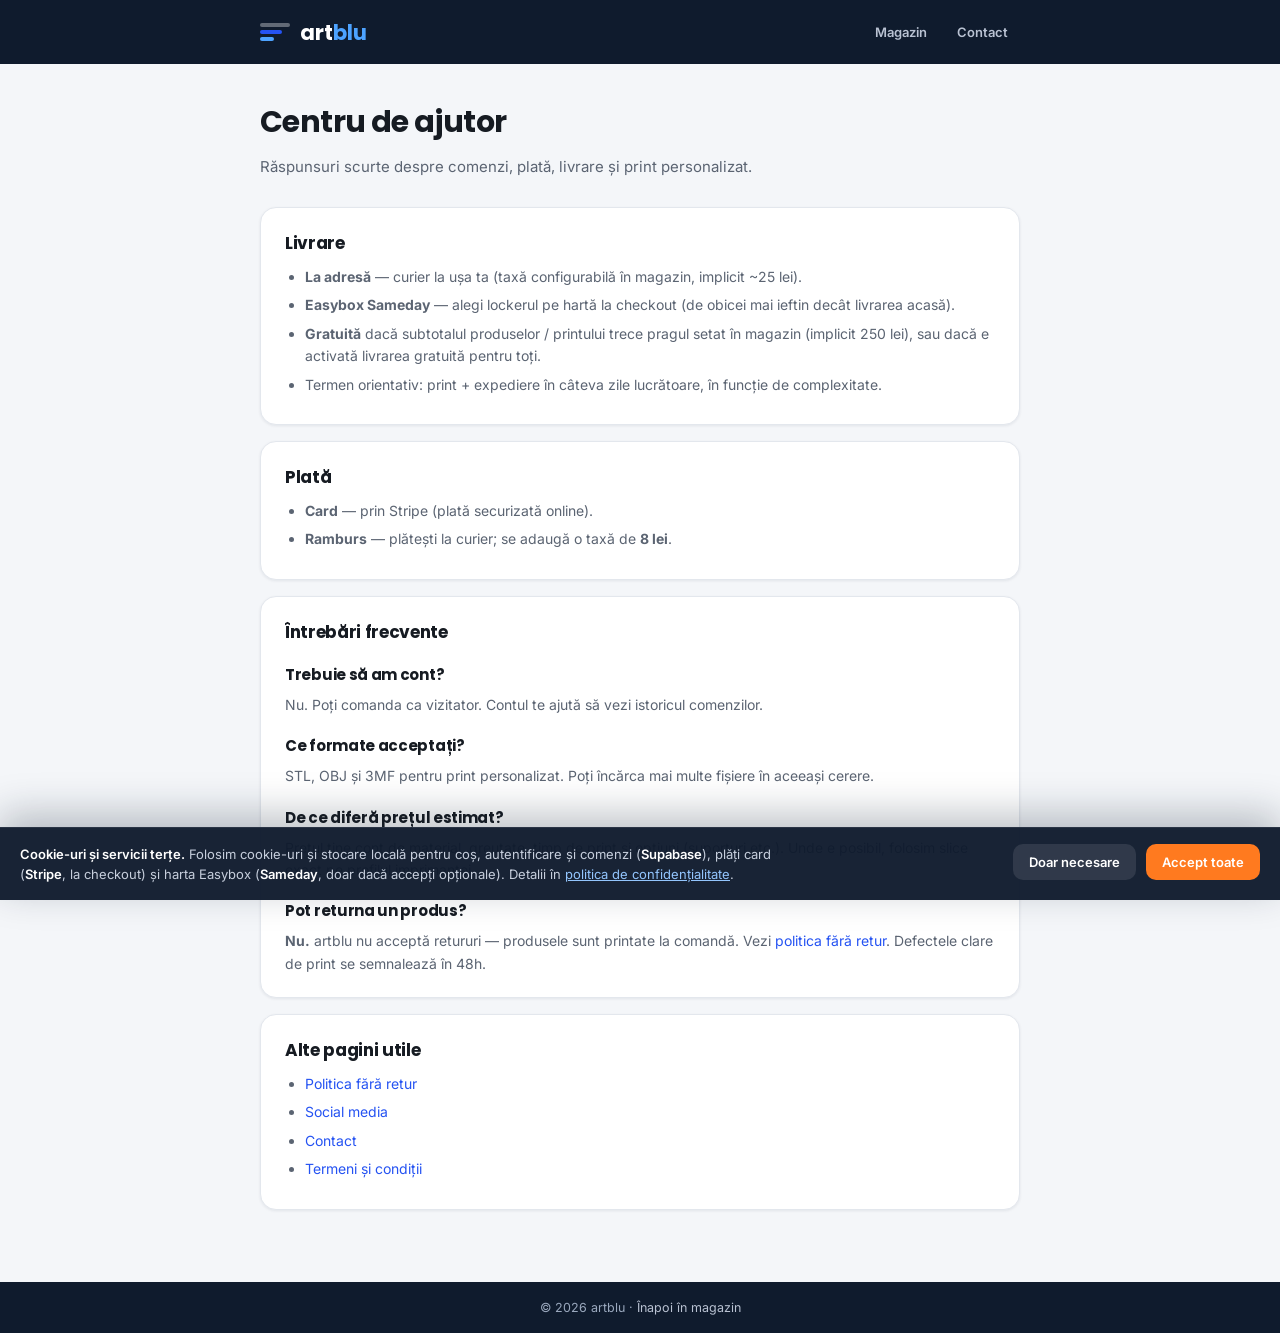
<file: ajutor.html>
<!DOCTYPE html>
<html lang="ro">
<head>
<meta charset="UTF-8">
<meta name="viewport" content="width=device-width, initial-scale=1.0, viewport-fit=cover">
<title>Ajutor &amp; livrare — artblu</title>
<meta name="description" content="Ajutor artblu — cum comanzi, livrare acasă sau Easybox, plată card sau ramburs, timpi de print.">
<link rel="canonical" href="https://artblu.ro/ajutor.html">
<meta property="og:title" content="Ajutor &amp; livrare — artblu">
<meta property="og:url" content="https://artblu.ro/ajutor.html">
<meta property="og:type" content="website">
<meta property="og:locale" content="ro_RO">
<meta property="og:site_name" content="artblu">
<meta name="twitter:card" content="summary">
<link rel="stylesheet" href="cookie-consent.css">
<link rel="icon" type="image/svg+xml" href="data:image/svg+xml,%3Csvg xmlns='http://www.w3.org/2000/svg' viewBox='0 0 32 32'%3E%3Crect x='4' y='20' width='14' height='5' rx='2' fill='%234DA3FF'/%3E%3Crect x='4' y='12' width='22' height='5' rx='2' fill='%232553F2'/%3E%3Crect x='4' y='4' width='28' height='5' rx='2' fill='%230F1B2D'/%3E%3C/svg%3E">
<link rel="preconnect" href="https://fonts.googleapis.com">
<link rel="preconnect" href="https://fonts.gstatic.com" crossorigin>
<link href="https://fonts.googleapis.com/css2?family=Inter:wght@400;500;600;700&family=Poppins:wght@600;700;800&display=swap" rel="stylesheet">
<link rel="stylesheet" href="page.css">
</head>
<body>
<header class="site-header">
  <div class="inner">
    <a href="index.html" class="logo" aria-label="artblu">
      <svg class="logo-mark" width="30" height="22" viewBox="0 0 30 22" aria-hidden="true">
        <rect x="0" y="16" width="14" height="4" rx="2"/>
        <rect x="0" y="9" width="22" height="4" rx="2"/>
        <rect x="0" y="2" width="30" height="4" rx="2"/>
      </svg>
      <span class="logo-word">art<span>blu</span></span>
    </a>
    <nav class="nav-links">
      <a href="index.html">Magazin</a>
      <a href="contact.html">Contact</a>
    </nav>
  </div>
</header>
<main class="page-main">
  <h1>Centru de ajutor</h1>
  <p class="lead">Răspunsuri scurte despre comenzi, plată, livrare și print personalizat.</p>

  <section class="card" id="livrare">
    <h2>Livrare</h2>
    <ul>
      <li><strong>La adresă</strong> — curier la ușa ta (taxă configurabilă în magazin, implicit ~25 lei).</li>
      <li><strong>Easybox Sameday</strong> — alegi lockerul pe hartă la checkout (de obicei mai ieftin decât livrarea acasă).</li>
      <li><strong>Gratuită</strong> dacă subtotalul produselor / printului trece pragul setat în magazin (implicit 250 lei), sau dacă e activată livrarea gratuită pentru toți.</li>
      <li>Termen orientativ: print + expediere în câteva zile lucrătoare, în funcție de complexitate.</li>
    </ul>
  </section>

  <section class="card" id="plata">
    <h2>Plată</h2>
    <ul>
      <li><strong>Card</strong> — prin Stripe (plată securizată online).</li>
      <li><strong>Ramburs</strong> — plătești la curier; se adaugă o taxă de <strong>8 lei</strong>.</li>
    </ul>
  </section>

  <section class="card" id="faq">
    <h2>Întrebări frecvente</h2>
    <h3>Trebuie să am cont?</h3>
    <p>Nu. Poți comanda ca vizitator. Contul te ajută să vezi istoricul comenzilor.</p>
    <h3>Ce formate acceptați?</h3>
    <p>STL, OBJ și 3MF pentru print personalizat. Poți încărca mai multe fișiere în aceeași cerere.</p>
    <h3>De ce diferă prețul estimat?</h3>
    <p>Prețul ține cont de material, greutate, timp de print și opțiuni (suporturi etc.). Unde e posibil, folosim slice exact pe profilul imprimantei.</p>
    <h3>Pot returna un produs?</h3>
    <p><strong>Nu.</strong> artblu nu acceptă retururi — produsele sunt printate la comandă. Vezi <a href="retur.html">politica fără retur</a>. Defectele clare de print se semnalează în 48h.</p>
  </section>

  <section class="card">
    <h2>Alte pagini utile</h2>
    <ul>
      <li><a href="retur.html">Politica fără retur</a></li>
      <li><a href="social.html">Social media</a></li>
      <li><a href="contact.html">Contact</a></li>
      <li><a href="termeni.html">Termeni și condiții</a></li>
    </ul>
  </section>
</main>
<footer class="site-footer">© 2026 artblu · <a href="index.html">Înapoi în magazin</a></footer>
<script src="cookie-consent.js"></script>
</body>
</html>
</file>
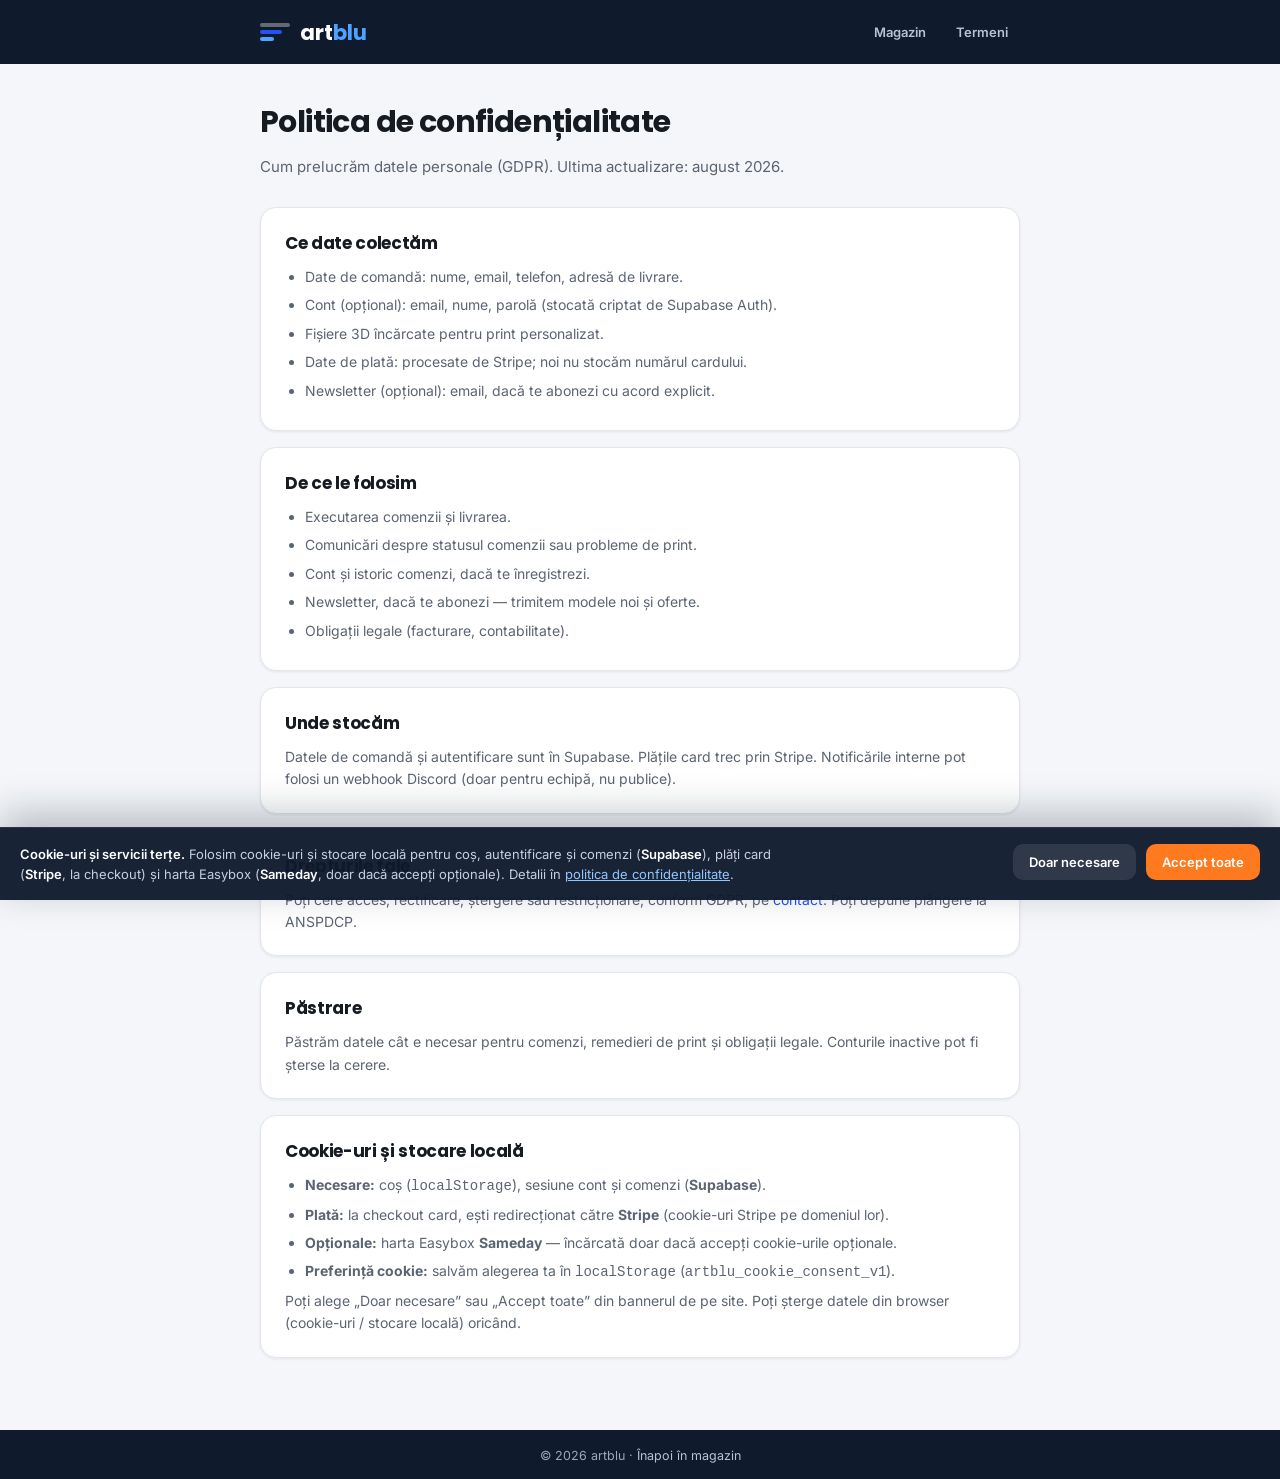
<file: confidentialitate.html>
<!DOCTYPE html>
<html lang="ro">
<head>
<meta charset="UTF-8">
<meta name="viewport" content="width=device-width, initial-scale=1.0, viewport-fit=cover">
<title>Politica de confidențialitate — artblu</title>
<meta name="description" content="Politica de confidențialitate artblu — ce date colectăm, cum le folosim, cookie-uri, drepturile tale GDPR.">
<link rel="canonical" href="https://artblu.ro/confidentialitate.html">
<meta property="og:title" content="Politica de confidențialitate — artblu">
<meta property="og:description" content="Cum prelucrăm datele personale și cookie-urile pe artblu.ro.">
<meta property="og:url" content="https://artblu.ro/confidentialitate.html">
<meta property="og:type" content="website">
<meta property="og:locale" content="ro_RO">
<meta property="og:site_name" content="artblu">
<meta name="twitter:card" content="summary">
<link rel="stylesheet" href="cookie-consent.css">
<link rel="icon" type="image/svg+xml" href="data:image/svg+xml,%3Csvg xmlns='http://www.w3.org/2000/svg' viewBox='0 0 32 32'%3E%3Crect x='4' y='20' width='14' height='5' rx='2' fill='%234DA3FF'/%3E%3Crect x='4' y='12' width='22' height='5' rx='2' fill='%232553F2'/%3E%3Crect x='4' y='4' width='28' height='5' rx='2' fill='%230F1B2D'/%3E%3C/svg%3E">
<link rel="preconnect" href="https://fonts.googleapis.com">
<link rel="preconnect" href="https://fonts.gstatic.com" crossorigin>
<link href="https://fonts.googleapis.com/css2?family=Inter:wght@400;500;600;700&family=Poppins:wght@600;700;800&display=swap" rel="stylesheet">
<link rel="stylesheet" href="page.css">
</head>
<body>
<header class="site-header">
  <div class="inner">
    <a href="index.html" class="logo" aria-label="artblu">
      <svg class="logo-mark" width="30" height="22" viewBox="0 0 30 22" aria-hidden="true">
        <rect x="0" y="16" width="14" height="4" rx="2"/>
        <rect x="0" y="9" width="22" height="4" rx="2"/>
        <rect x="0" y="2" width="30" height="4" rx="2"/>
      </svg>
      <span class="logo-word">art<span>blu</span></span>
    </a>
    <nav class="nav-links">
      <a href="index.html">Magazin</a>
      <a href="termeni.html">Termeni</a>
    </nav>
  </div>
</header>
<main class="page-main">
  <h1>Politica de confidențialitate</h1>
  <p class="lead">Cum prelucrăm datele personale (GDPR). Ultima actualizare: august 2026.</p>

  <section class="card">
    <h2>Ce date colectăm</h2>
    <ul>
      <li>Date de comandă: nume, email, telefon, adresă de livrare.</li>
      <li>Cont (opțional): email, nume, parolă (stocată criptat de Supabase Auth).</li>
      <li>Fișiere 3D încărcate pentru print personalizat.</li>
      <li>Date de plată: procesate de Stripe; noi nu stocăm numărul cardului.</li>
      <li>Newsletter (opțional): email, dacă te abonezi cu acord explicit.</li>
    </ul>
  </section>

  <section class="card">
    <h2>De ce le folosim</h2>
    <ul>
      <li>Executarea comenzii și livrarea.</li>
      <li>Comunicări despre statusul comenzii sau probleme de print.</li>
      <li>Cont și istoric comenzi, dacă te înregistrezi.</li>
      <li>Newsletter, dacă te abonezi — trimitem modele noi și oferte.</li>
      <li>Obligații legale (facturare, contabilitate).</li>
    </ul>
  </section>

  <section class="card">
    <h2>Unde stocăm</h2>
    <p>Datele de comandă și autentificare sunt în Supabase. Plățile card trec prin Stripe. Notificările interne pot folosi un webhook Discord (doar pentru echipă, nu publice).</p>
  </section>

  <section class="card">
    <h2>Drepturile tale</h2>
    <p>Poți cere acces, rectificare, ștergere sau restricționare, conform GDPR, pe <a href="contact.html">contact</a>. Poți depune plângere la ANSPDCP.</p>
  </section>

  <section class="card">
    <h2>Păstrare</h2>
    <p>Păstrăm datele cât e necesar pentru comenzi, remedieri de print și obligații legale. Conturile inactive pot fi șterse la cerere.</p>
  </section>

  <section class="card" id="cookie-uri">
    <h2>Cookie-uri și stocare locală</h2>
    <ul>
      <li><strong>Necesare:</strong> coș (<code>localStorage</code>), sesiune cont și comenzi (<strong>Supabase</strong>).</li>
      <li><strong>Plată:</strong> la checkout card, ești redirecționat către <strong>Stripe</strong> (cookie-uri Stripe pe domeniul lor).</li>
      <li><strong>Opționale:</strong> harta Easybox <strong>Sameday</strong> — încărcată doar dacă accepți cookie-urile opționale.</li>
      <li><strong>Preferință cookie:</strong> salvăm alegerea ta în <code>localStorage</code> (<code>artblu_cookie_consent_v1</code>).</li>
    </ul>
    <p>Poți alege „Doar necesare” sau „Accept toate” din bannerul de pe site. Poți șterge datele din browser (cookie-uri / stocare locală) oricând.</p>
  </section>
</main>
<footer class="site-footer">© 2026 artblu · <a href="index.html">Înapoi în magazin</a></footer>
<script src="cookie-consent.js"></script>
</body>
</html>
</file>
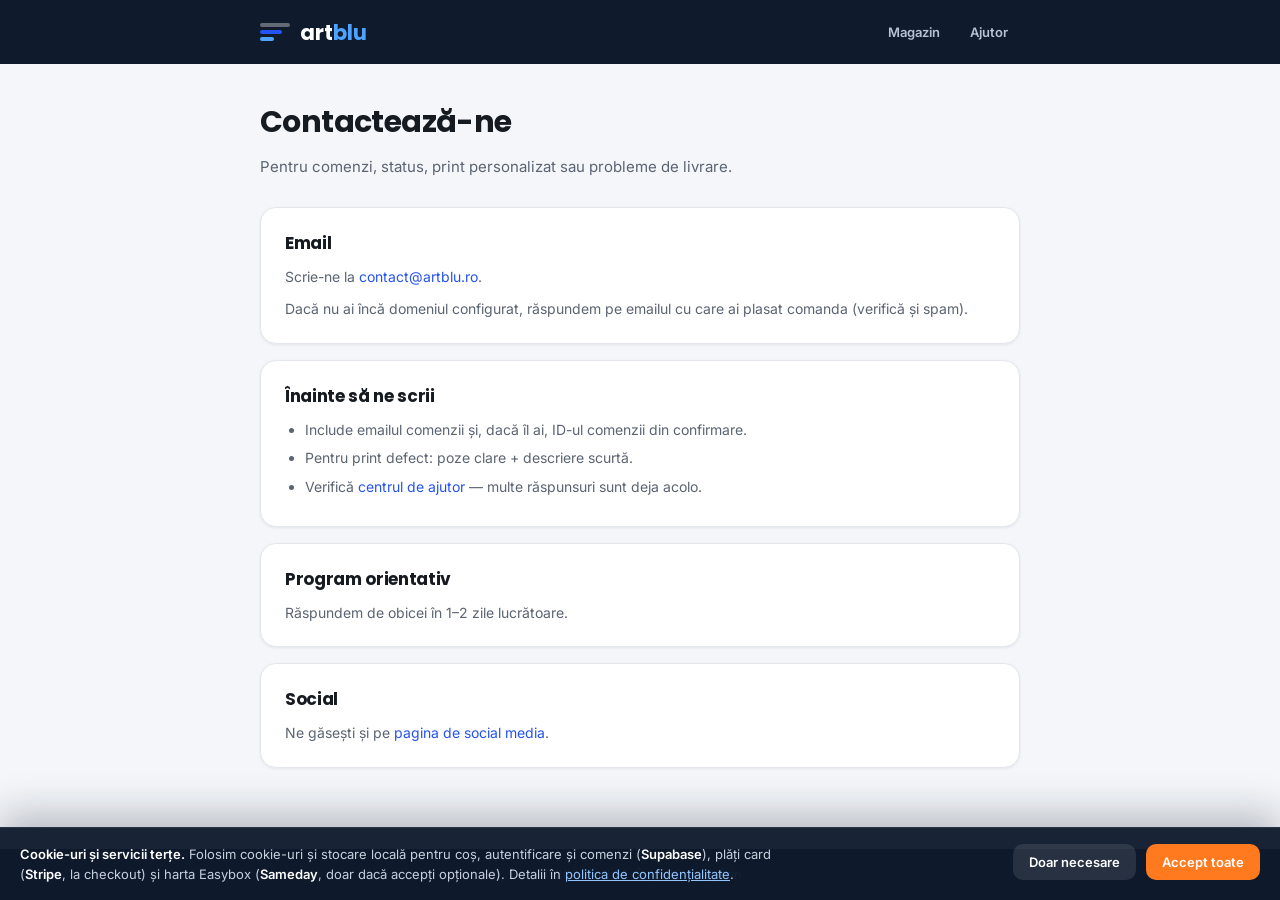
<file: contact.html>
<!DOCTYPE html>
<html lang="ro">
<head>
<meta charset="UTF-8">
<meta name="viewport" content="width=device-width, initial-scale=1.0, viewport-fit=cover">
<title>Contact — artblu</title>
<meta name="description" content="Contactează artblu pentru comenzi print 3D, întrebări despre STL, livrare sau colaborări.">
<link rel="canonical" href="https://artblu.ro/contact.html">
<meta property="og:title" content="Contact — artblu">
<meta property="og:description" content="Scrie-ne pentru comenzi print 3D la comandă.">
<meta property="og:url" content="https://artblu.ro/contact.html">
<meta property="og:type" content="website">
<meta property="og:locale" content="ro_RO">
<meta property="og:site_name" content="artblu">
<meta name="twitter:card" content="summary">
<link rel="stylesheet" href="cookie-consent.css">
<link rel="icon" type="image/svg+xml" href="data:image/svg+xml,%3Csvg xmlns='http://www.w3.org/2000/svg' viewBox='0 0 32 32'%3E%3Crect x='4' y='20' width='14' height='5' rx='2' fill='%234DA3FF'/%3E%3Crect x='4' y='12' width='22' height='5' rx='2' fill='%232553F2'/%3E%3Crect x='4' y='4' width='28' height='5' rx='2' fill='%230F1B2D'/%3E%3C/svg%3E">
<link rel="preconnect" href="https://fonts.googleapis.com">
<link rel="preconnect" href="https://fonts.gstatic.com" crossorigin>
<link href="https://fonts.googleapis.com/css2?family=Inter:wght@400;500;600;700&family=Poppins:wght@600;700;800&display=swap" rel="stylesheet">
<link rel="stylesheet" href="page.css">
</head>
<body>
<header class="site-header">
  <div class="inner">
    <a href="index.html" class="logo" aria-label="artblu">
      <svg class="logo-mark" width="30" height="22" viewBox="0 0 30 22" aria-hidden="true">
        <rect x="0" y="16" width="14" height="4" rx="2"/>
        <rect x="0" y="9" width="22" height="4" rx="2"/>
        <rect x="0" y="2" width="30" height="4" rx="2"/>
      </svg>
      <span class="logo-word">art<span>blu</span></span>
    </a>
    <nav class="nav-links">
      <a href="index.html">Magazin</a>
      <a href="ajutor.html">Ajutor</a>
    </nav>
  </div>
</header>
<main class="page-main">
  <h1>Contactează-ne</h1>
  <p class="lead">Pentru comenzi, status, print personalizat sau probleme de livrare.</p>

  <section class="card">
    <h2>Email</h2>
    <p>Scrie-ne la <a href="https://mail.google.com/mail/?view=cm&fs=1&to=contact%40artblu.ro" target="_blank" rel="noopener noreferrer">contact@artblu.ro</a>.</p>
    <p class="muted">Dacă nu ai încă domeniul configurat, răspundem pe emailul cu care ai plasat comanda (verifică și spam).</p>
  </section>

  <section class="card">
    <h2>Înainte să ne scrii</h2>
    <ul>
      <li>Include emailul comenzii și, dacă îl ai, ID-ul comenzii din confirmare.</li>
      <li>Pentru print defect: poze clare + descriere scurtă.</li>
      <li>Verifică <a href="ajutor.html">centrul de ajutor</a> — multe răspunsuri sunt deja acolo.</li>
    </ul>
  </section>

  <section class="card">
    <h2>Program orientativ</h2>
    <p>Răspundem de obicei în 1–2 zile lucrătoare.</p>
  </section>

  <section class="card">
    <h2>Social</h2>
    <p>Ne găsești și pe <a href="social.html">pagina de social media</a>.</p>
  </section>
</main>
<footer class="site-footer">© 2026 artblu · <a href="index.html">Înapoi în magazin</a></footer>
<script src="cookie-consent.js"></script>
</body>
</html>
</file>
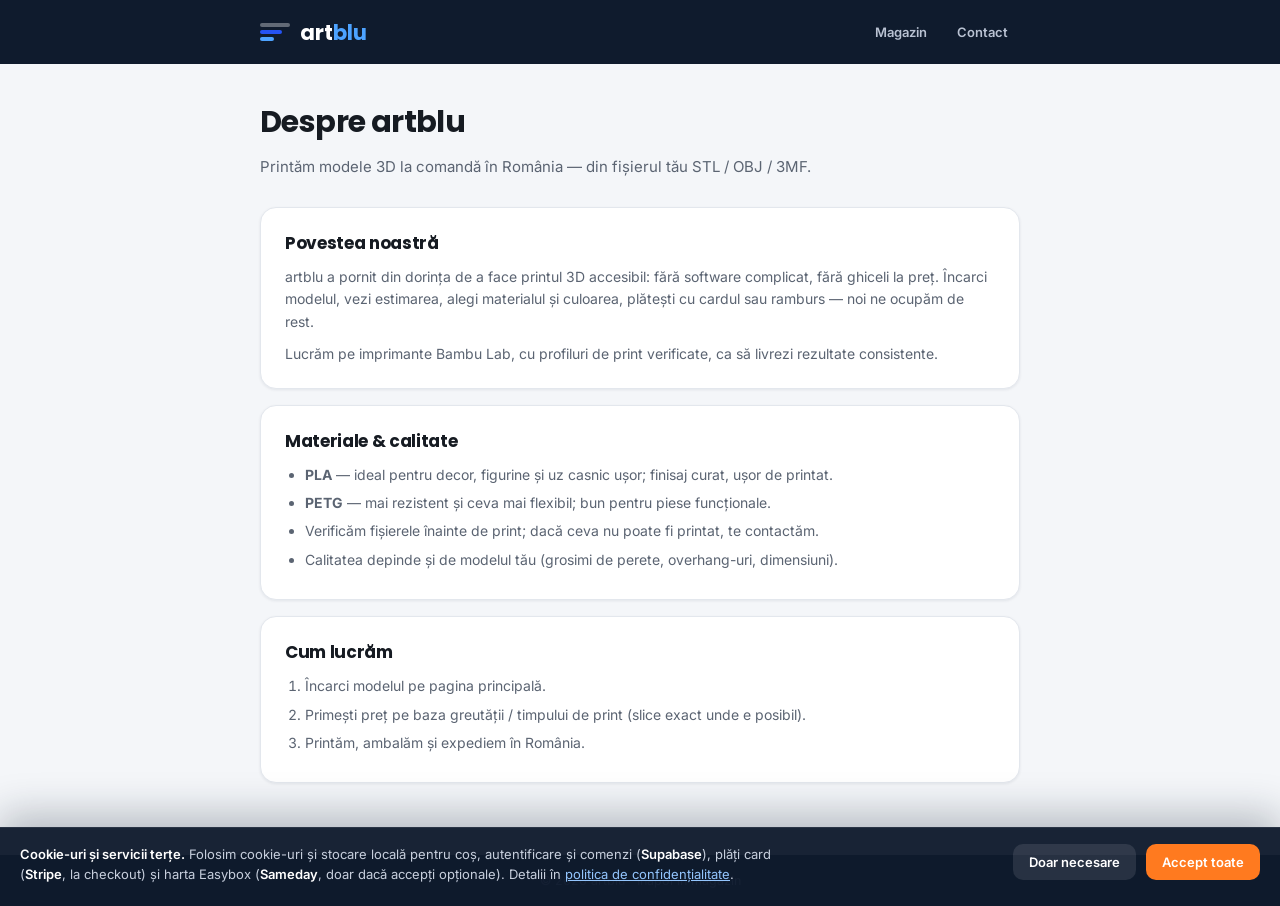
<file: despre.html>
<!DOCTYPE html>
<html lang="ro">
<head>
<meta charset="UTF-8">
<meta name="viewport" content="width=device-width, initial-scale=1.0, viewport-fit=cover">
<title>Despre noi — artblu</title>
<meta name="description" content="Despre artblu — print 3D la comandă în România, Bambu P2S, materiale PLA/PETG și comenzi personalizate din STL.">
<link rel="canonical" href="https://artblu.ro/despre.html">
<meta property="og:title" content="Despre artblu">
<meta property="og:url" content="https://artblu.ro/despre.html">
<meta property="og:type" content="website">
<meta property="og:locale" content="ro_RO">
<meta property="og:site_name" content="artblu">
<meta name="twitter:card" content="summary">
<link rel="stylesheet" href="cookie-consent.css">
<link rel="icon" type="image/svg+xml" href="data:image/svg+xml,%3Csvg xmlns='http://www.w3.org/2000/svg' viewBox='0 0 32 32'%3E%3Crect x='4' y='20' width='14' height='5' rx='2' fill='%234DA3FF'/%3E%3Crect x='4' y='12' width='22' height='5' rx='2' fill='%232553F2'/%3E%3Crect x='4' y='4' width='28' height='5' rx='2' fill='%230F1B2D'/%3E%3C/svg%3E">
<link rel="preconnect" href="https://fonts.googleapis.com">
<link rel="preconnect" href="https://fonts.gstatic.com" crossorigin>
<link href="https://fonts.googleapis.com/css2?family=Inter:wght@400;500;600;700&family=Poppins:wght@600;700;800&display=swap" rel="stylesheet">
<link rel="stylesheet" href="page.css">
</head>
<body>
<header class="site-header">
  <div class="inner">
    <a href="index.html" class="logo" aria-label="artblu">
      <svg class="logo-mark" width="30" height="22" viewBox="0 0 30 22" aria-hidden="true">
        <rect x="0" y="16" width="14" height="4" rx="2"/>
        <rect x="0" y="9" width="22" height="4" rx="2"/>
        <rect x="0" y="2" width="30" height="4" rx="2"/>
      </svg>
      <span class="logo-word">art<span>blu</span></span>
    </a>
    <nav class="nav-links">
      <a href="index.html">Magazin</a>
      <a href="contact.html">Contact</a>
    </nav>
  </div>
</header>
<main class="page-main">
  <h1>Despre artblu</h1>
  <p class="lead">Printăm modele 3D la comandă în România — din fișierul tău STL / OBJ / 3MF.</p>

  <section class="card" id="poveste">
    <h2>Povestea noastră</h2>
    <p>artblu a pornit din dorința de a face printul 3D accesibil: fără software complicat, fără ghiceli la preț. Încarci modelul, vezi estimarea, alegi materialul și culoarea, plătești cu cardul sau ramburs — noi ne ocupăm de rest.</p>
    <p>Lucrăm pe imprimante Bambu Lab, cu profiluri de print verificate, ca să livrezi rezultate consistente.</p>
  </section>

  <section class="card" id="materiale">
    <h2>Materiale &amp; calitate</h2>
    <ul>
      <li><strong>PLA</strong> — ideal pentru decor, figurine și uz casnic ușor; finisaj curat, ușor de printat.</li>
      <li><strong>PETG</strong> — mai rezistent și ceva mai flexibil; bun pentru piese funcționale.</li>
      <li>Verificăm fișierele înainte de print; dacă ceva nu poate fi printat, te contactăm.</li>
      <li>Calitatea depinde și de modelul tău (grosimi de perete, overhang-uri, dimensiuni).</li>
    </ul>
  </section>

  <section class="card">
    <h2>Cum lucrăm</h2>
    <ol>
      <li>Încarci modelul pe pagina principală.</li>
      <li>Primești preț pe baza greutății / timpului de print (slice exact unde e posibil).</li>
      <li>Printăm, ambalăm și expediem în România.</li>
    </ol>
  </section>
</main>
<footer class="site-footer">© 2026 artblu · <a href="index.html">Înapoi în magazin</a></footer>
<script src="cookie-consent.js"></script>
</body>
</html>
</file>
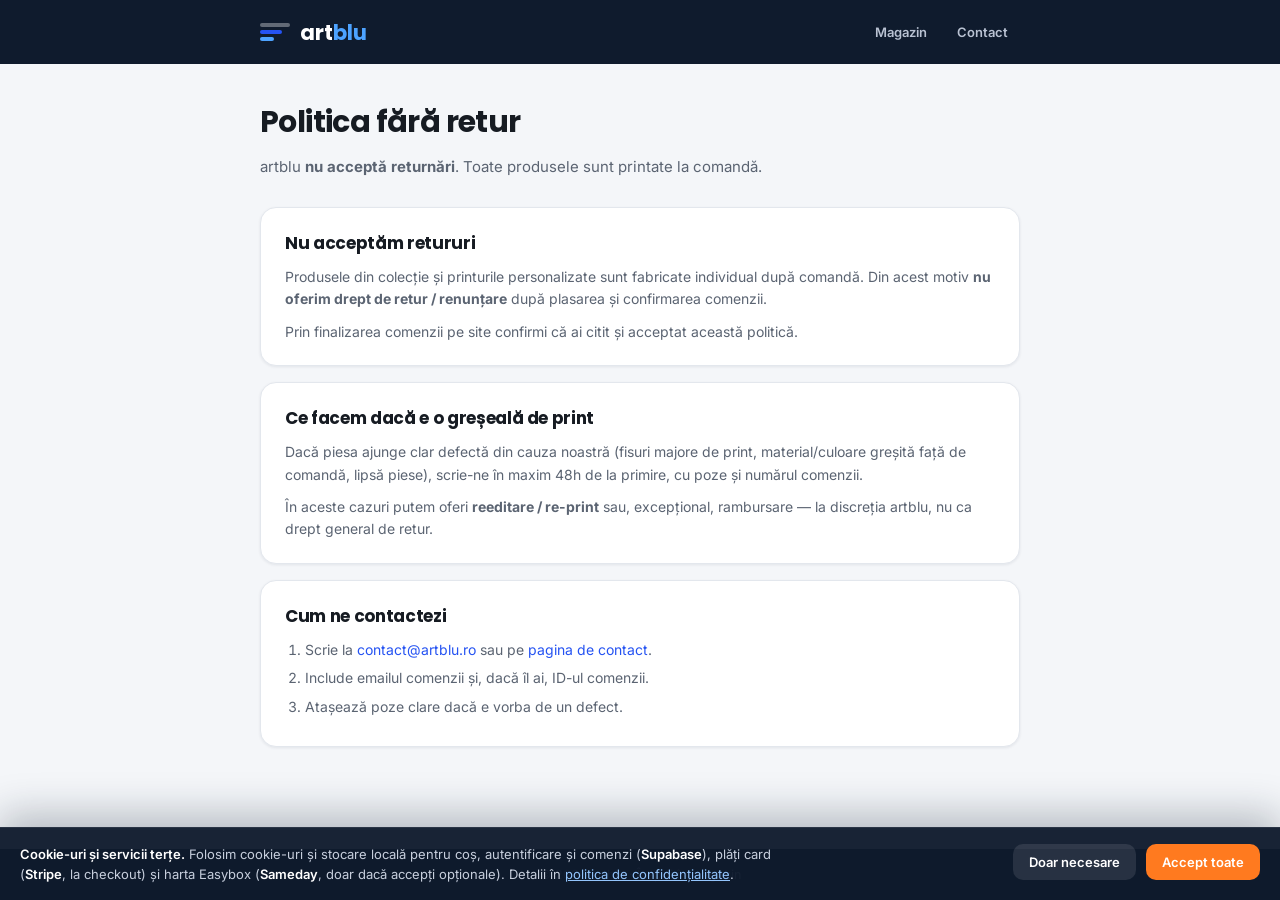
<file: retur.html>
<!DOCTYPE html>
<html lang="ro">
<head>
<meta charset="UTF-8">
<meta name="viewport" content="width=device-width, initial-scale=1.0, viewport-fit=cover">
<title>Politica fără retur — artblu</title>
<meta name="description" content="Politica artblu pentru print 3D la comandă — produse personalizate, fără retur standard, remedieri pentru defecte.">
<link rel="canonical" href="https://artblu.ro/retur.html">
<meta property="og:title" content="Politica fără retur — artblu">
<meta property="og:url" content="https://artblu.ro/retur.html">
<meta property="og:type" content="website">
<meta property="og:locale" content="ro_RO">
<meta property="og:site_name" content="artblu">
<meta name="twitter:card" content="summary">
<link rel="stylesheet" href="cookie-consent.css">
<link rel="icon" type="image/svg+xml" href="data:image/svg+xml,%3Csvg xmlns='http://www.w3.org/2000/svg' viewBox='0 0 32 32'%3E%3Crect x='4' y='20' width='14' height='5' rx='2' fill='%234DA3FF'/%3E%3Crect x='4' y='12' width='22' height='5' rx='2' fill='%232553F2'/%3E%3Crect x='4' y='4' width='28' height='5' rx='2' fill='%230F1B2D'/%3E%3C/svg%3E">
<link rel="preconnect" href="https://fonts.googleapis.com">
<link rel="preconnect" href="https://fonts.gstatic.com" crossorigin>
<link href="https://fonts.googleapis.com/css2?family=Inter:wght@400;500;600;700&family=Poppins:wght@600;700;800&display=swap" rel="stylesheet">
<link rel="stylesheet" href="page.css">
</head>
<body>
<header class="site-header">
  <div class="inner">
    <a href="index.html" class="logo" aria-label="artblu">
      <svg class="logo-mark" width="30" height="22" viewBox="0 0 30 22" aria-hidden="true">
        <rect x="0" y="16" width="14" height="4" rx="2"/>
        <rect x="0" y="9" width="22" height="4" rx="2"/>
        <rect x="0" y="2" width="30" height="4" rx="2"/>
      </svg>
      <span class="logo-word">art<span>blu</span></span>
    </a>
    <nav class="nav-links">
      <a href="index.html">Magazin</a>
      <a href="contact.html">Contact</a>
    </nav>
  </div>
</header>
<main class="page-main">
  <h1>Politica fără retur</h1>
  <p class="lead">artblu <strong>nu acceptă returnări</strong>. Toate produsele sunt printate la comandă.</p>

  <section class="card">
    <h2>Nu acceptăm retururi</h2>
    <p>Produsele din colecție și printurile personalizate sunt fabricate individual după comandă. Din acest motiv <strong>nu oferim drept de retur / renunțare</strong> după plasarea și confirmarea comenzii.</p>
    <p>Prin finalizarea comenzii pe site confirmi că ai citit și acceptat această politică.</p>
  </section>

  <section class="card">
    <h2>Ce facem dacă e o greșeală de print</h2>
    <p>Dacă piesa ajunge clar defectă din cauza noastră (fisuri majore de print, material/culoare greșită față de comandă, lipsă piese), scrie-ne în maxim 48h de la primire, cu poze și numărul comenzii.</p>
    <p>În aceste cazuri putem oferi <strong>reeditare / re-print</strong> sau, excepțional, rambursare — la discreția artblu, nu ca drept general de retur.</p>
  </section>

  <section class="card">
    <h2>Cum ne contactezi</h2>
    <ol>
      <li>Scrie la <a href="https://mail.google.com/mail/?view=cm&fs=1&to=contact%40artblu.ro" target="_blank" rel="noopener noreferrer">contact@artblu.ro</a> sau pe <a href="contact.html">pagina de contact</a>.</li>
      <li>Include emailul comenzii și, dacă îl ai, ID-ul comenzii.</li>
      <li>Atașează poze clare dacă e vorba de un defect.</li>
    </ol>
  </section>
</main>
<footer class="site-footer">© 2026 artblu · <a href="index.html">Înapoi în magazin</a></footer>
<script src="cookie-consent.js"></script>
</body>
</html>
</file>
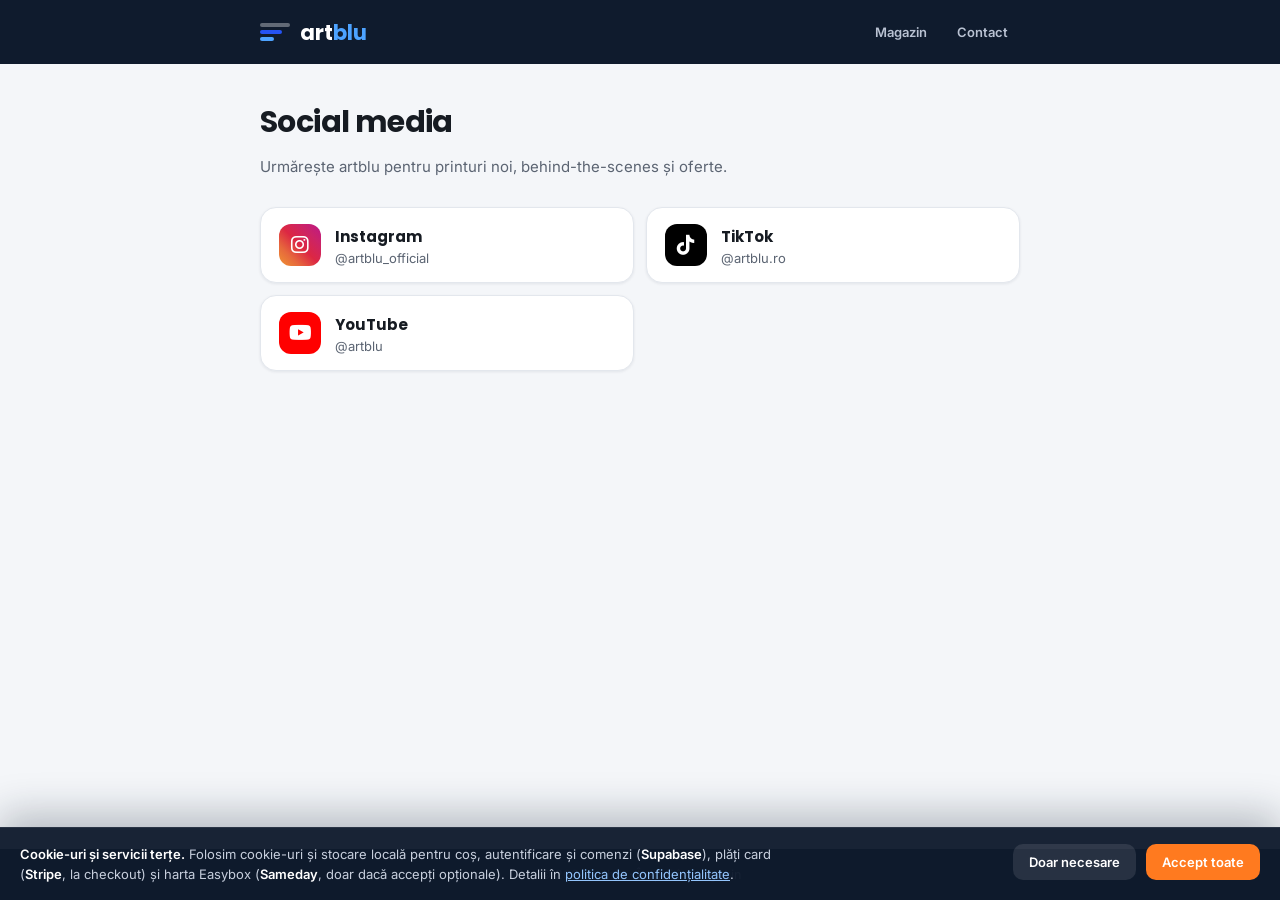
<file: social.html>
<!DOCTYPE html>
<html lang="ro">
<head>
<meta charset="UTF-8">
<meta name="viewport" content="width=device-width, initial-scale=1.0, viewport-fit=cover">
<title>Social media — artblu</title>
<meta name="description" content="Urmărește artblu pe Instagram, TikTok și YouTube — modele print 3D și noutăți.">
<link rel="canonical" href="https://artblu.ro/social.html">
<meta property="og:title" content="Social media — artblu">
<meta property="og:url" content="https://artblu.ro/social.html">
<meta property="og:type" content="website">
<meta property="og:locale" content="ro_RO">
<meta property="og:site_name" content="artblu">
<meta name="twitter:card" content="summary">
<link rel="stylesheet" href="cookie-consent.css">
<link rel="icon" type="image/svg+xml" href="data:image/svg+xml,%3Csvg xmlns='http://www.w3.org/2000/svg' viewBox='0 0 32 32'%3E%3Crect x='4' y='20' width='14' height='5' rx='2' fill='%234DA3FF'/%3E%3Crect x='4' y='12' width='22' height='5' rx='2' fill='%232553F2'/%3E%3Crect x='4' y='4' width='28' height='5' rx='2' fill='%230F1B2D'/%3E%3C/svg%3E">
<link rel="preconnect" href="https://fonts.googleapis.com">
<link rel="preconnect" href="https://fonts.gstatic.com" crossorigin>
<link href="https://fonts.googleapis.com/css2?family=Inter:wght@400;500;600;700&family=Poppins:wght@600;700;800&display=swap" rel="stylesheet">
<link rel="stylesheet" href="https://cdnjs.cloudflare.com/ajax/libs/font-awesome/6.5.2/css/all.min.css" integrity="sha512-SnH5WK+bZxgPHs44uWIX+LLJAJ9/2PkPKZ5QiAj6Ta86w+fsb2TkcmfRyVX3pBnMFcV7oQPJkl9QevSCWr3W6A==" crossorigin="anonymous" referrerpolicy="no-referrer">
<link rel="stylesheet" href="page.css">
</head>
<body>
<header class="site-header">
  <div class="inner">
    <a href="index.html" class="logo" aria-label="artblu">
      <svg class="logo-mark" width="30" height="22" viewBox="0 0 30 22" aria-hidden="true">
        <rect x="0" y="16" width="14" height="4" rx="2"/>
        <rect x="0" y="9" width="22" height="4" rx="2"/>
        <rect x="0" y="2" width="30" height="4" rx="2"/>
      </svg>
      <span class="logo-word">art<span>blu</span></span>
    </a>
    <nav class="nav-links">
      <a href="index.html">Magazin</a>
      <a href="contact.html">Contact</a>
    </nav>
  </div>
</header>
<main class="page-main">
  <h1>Social media</h1>
  <p class="lead">Urmărește artblu pentru printuri noi, behind-the-scenes și oferte.</p>

  <div class="social-grid">
    <a class="social-card" href="https://www.instagram.com/artblu_official" target="_blank" rel="noopener noreferrer">
      <span class="social-icon social-icon--ig" aria-hidden="true"><i class="fa-brands fa-instagram"></i></span>
      <div>
        <strong>Instagram</strong>
        <span>@artblu_official</span>
      </div>
    </a>
    <a class="social-card" href="https://www.tiktok.com/@artblu0" target="_blank" rel="noopener noreferrer">
      <span class="social-icon social-icon--tt" aria-hidden="true"><i class="fa-brands fa-tiktok"></i></span>
      <div>
        <strong>TikTok</strong>
        <span>@artblu.ro</span>
      </div>
    </a>
    <a class="social-card" href="https://www.youtube.com/@artblu.official" target="_blank" rel="noopener noreferrer">
      <span class="social-icon social-icon--yt" aria-hidden="true"><i class="fa-brands fa-youtube"></i></span>
      <div>
        <strong>YouTube</strong>
        <span>@artblu</span>
      </div>
    </a>
  </div>
</main>
<footer class="site-footer">© 2026 artblu · <a href="index.html">Înapoi în magazin</a></footer>
<script src="cookie-consent.js"></script>
</body>
</html>
</file>
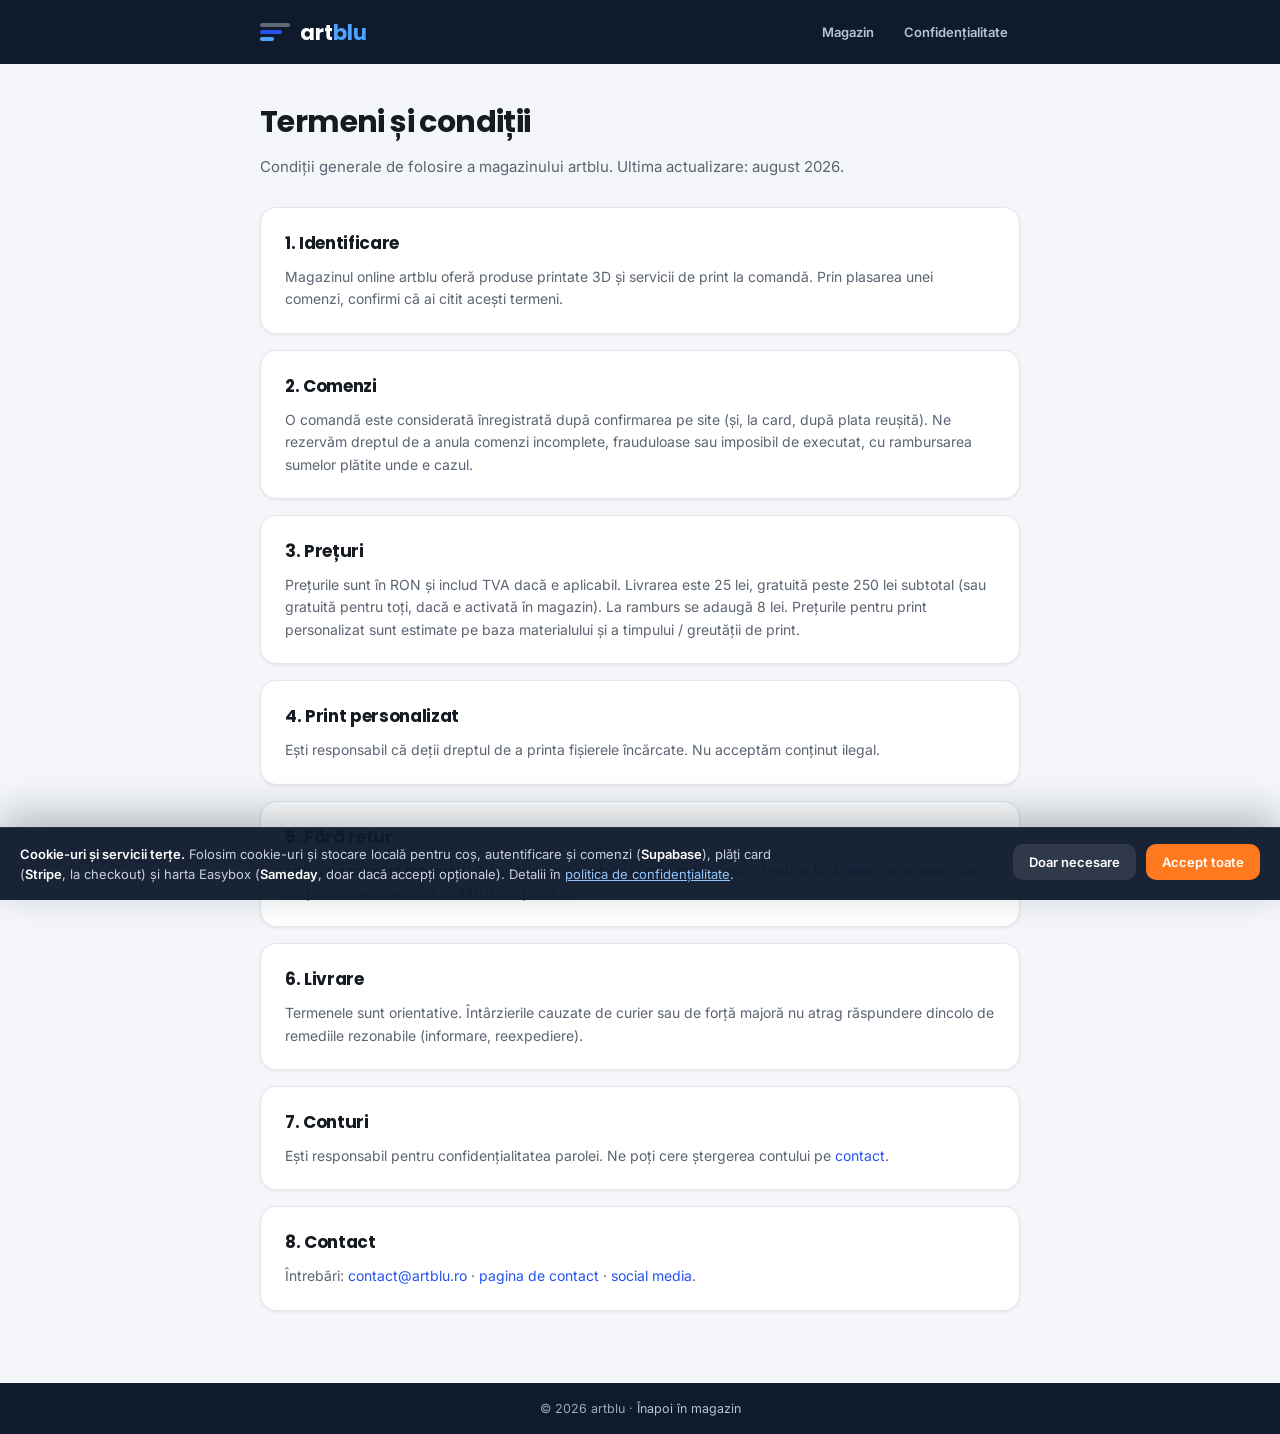
<file: termeni.html>
<!DOCTYPE html>
<html lang="ro">
<head>
<meta charset="UTF-8">
<meta name="viewport" content="width=device-width, initial-scale=1.0, viewport-fit=cover">
<title>Termeni și condiții — artblu</title>
<meta name="description" content="Termeni și condiții artblu — comenzi print 3D, prețuri, livrare, plată, produse personalizate.">
<link rel="canonical" href="https://artblu.ro/termeni.html">
<meta property="og:title" content="Termeni și condiții — artblu">
<meta property="og:url" content="https://artblu.ro/termeni.html">
<meta property="og:type" content="website">
<meta property="og:locale" content="ro_RO">
<meta property="og:site_name" content="artblu">
<meta name="twitter:card" content="summary">
<link rel="stylesheet" href="cookie-consent.css">
<link rel="icon" type="image/svg+xml" href="data:image/svg+xml,%3Csvg xmlns='http://www.w3.org/2000/svg' viewBox='0 0 32 32'%3E%3Crect x='4' y='20' width='14' height='5' rx='2' fill='%234DA3FF'/%3E%3Crect x='4' y='12' width='22' height='5' rx='2' fill='%232553F2'/%3E%3Crect x='4' y='4' width='28' height='5' rx='2' fill='%230F1B2D'/%3E%3C/svg%3E">
<link rel="preconnect" href="https://fonts.googleapis.com">
<link rel="preconnect" href="https://fonts.gstatic.com" crossorigin>
<link href="https://fonts.googleapis.com/css2?family=Inter:wght@400;500;600;700&family=Poppins:wght@600;700;800&display=swap" rel="stylesheet">
<link rel="stylesheet" href="page.css">
</head>
<body>
<header class="site-header">
  <div class="inner">
    <a href="index.html" class="logo" aria-label="artblu">
      <svg class="logo-mark" width="30" height="22" viewBox="0 0 30 22" aria-hidden="true">
        <rect x="0" y="16" width="14" height="4" rx="2"/>
        <rect x="0" y="9" width="22" height="4" rx="2"/>
        <rect x="0" y="2" width="30" height="4" rx="2"/>
      </svg>
      <span class="logo-word">art<span>blu</span></span>
    </a>
    <nav class="nav-links">
      <a href="index.html">Magazin</a>
      <a href="confidentialitate.html">Confidențialitate</a>
    </nav>
  </div>
</header>
<main class="page-main">
  <h1>Termeni și condiții</h1>
  <p class="lead">Condiții generale de folosire a magazinului artblu. Ultima actualizare: august 2026.</p>

  <section class="card">
    <h2>1. Identificare</h2>
    <p>Magazinul online artblu oferă produse printate 3D și servicii de print la comandă. Prin plasarea unei comenzi, confirmi că ai citit acești termeni.</p>
  </section>

  <section class="card">
    <h2>2. Comenzi</h2>
    <p>O comandă este considerată înregistrată după confirmarea pe site (și, la card, după plata reușită). Ne rezervăm dreptul de a anula comenzi incomplete, frauduloase sau imposibil de executat, cu rambursarea sumelor plătite unde e cazul.</p>
  </section>

  <section class="card">
    <h2>3. Prețuri</h2>
    <p>Prețurile sunt în RON și includ TVA dacă e aplicabil. Livrarea este 25 lei, gratuită peste 250 lei subtotal (sau gratuită pentru toți, dacă e activată în magazin). La ramburs se adaugă 8 lei. Prețurile pentru print personalizat sunt estimate pe baza materialului și a timpului / greutății de print.</p>
  </section>

  <section class="card">
    <h2>4. Print personalizat</h2>
    <p>Ești responsabil că deții dreptul de a printa fișierele încărcate. Nu acceptăm conținut ilegal.</p>
  </section>

  <section class="card">
    <h2>5. Fără retur</h2>
    <p>artblu <strong>nu acceptă returnări</strong>. Produsele sunt printate la comandă. Detalii: <a href="retur.html">Politica fără retur</a>. Defectele clare de print se semnalează în 48h de la primire.</p>
  </section>

  <section class="card">
    <h2>6. Livrare</h2>
    <p>Termenele sunt orientative. Întârzierile cauzate de curier sau de forță majoră nu atrag răspundere dincolo de remediile rezonabile (informare, reexpediere).</p>
  </section>

  <section class="card">
    <h2>7. Conturi</h2>
    <p>Ești responsabil pentru confidențialitatea parolei. Ne poți cere ștergerea contului pe <a href="contact.html">contact</a>.</p>
  </section>

  <section class="card">
    <h2>8. Contact</h2>
    <p>Întrebări: <a href="https://mail.google.com/mail/?view=cm&fs=1&to=contact%40artblu.ro" target="_blank" rel="noopener noreferrer">contact@artblu.ro</a> · <a href="contact.html">pagina de contact</a> · <a href="social.html">social media</a>.</p>
  </section>
</main>
<footer class="site-footer">© 2026 artblu · <a href="index.html">Înapoi în magazin</a></footer>
<script src="cookie-consent.js"></script>
</body>
</html>
</file>
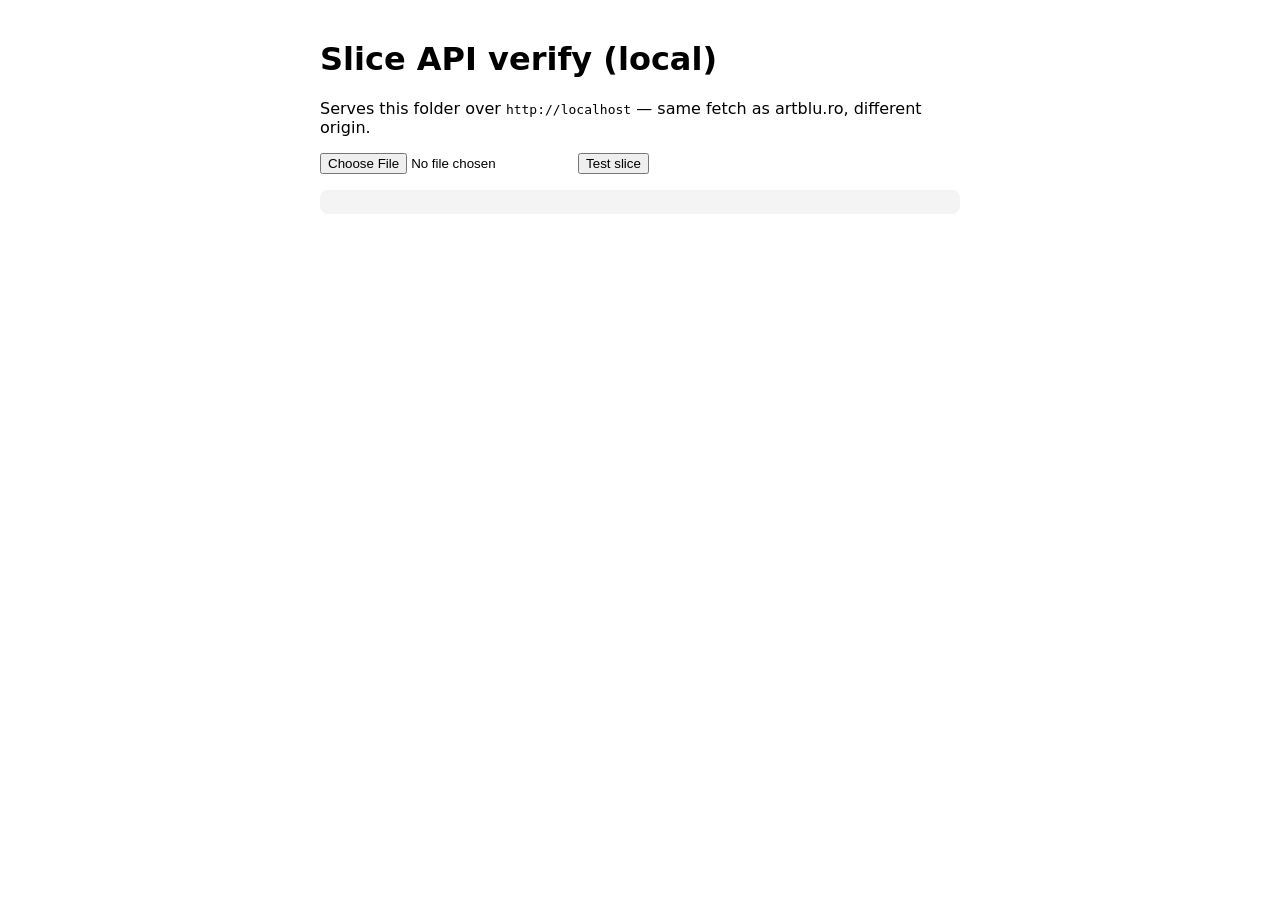
<file: verify-slice.html>
<!DOCTYPE html>
<html lang="ro">
<head>
  <meta charset="UTF-8">
  <title>artblu slice verify</title>
  <style>
    body{font-family:system-ui,sans-serif;max-width:640px;margin:40px auto;padding:0 16px;}
    .ok{color:#15803d;} .err{color:#b91c1c;} pre{background:#f4f4f5;padding:12px;border-radius:8px;overflow:auto;font-size:13px;}
  </style>
</head>
<body>
  <h1>Slice API verify (local)</h1>
  <p>Serves this folder over <code>http://localhost</code> — same fetch as artblu.ro, different origin.</p>
  <input type="file" id="file" accept=".stl,.3mf">
  <button type="button" id="go">Test slice</button>
  <p id="status"></p>
  <pre id="out"></pre>
  <script>
    const SLICE_API_URL = 'https://nas.taileecf41.ts.net';
    const SLICE_API_KEY = 'artblu_slice_7f3k9mQ2pL8wR4nX6vB1cD5hJ0sT';
    const statusEl = document.getElementById('status');
    const outEl = document.getElementById('out');
    document.getElementById('go').onclick = async () => {
      const file = document.getElementById('file').files[0];
      if(!file){ statusEl.textContent = 'Pick an STL first.'; statusEl.className = 'err'; return; }
      statusEl.textContent = 'Slicing… (can take 1–3 min)'; statusEl.className = '';
      outEl.textContent = '';
      const body = new FormData();
      body.append('file', file, file.name);
      body.append('material', 'PLA');
      const t0 = Date.now();
      try{
        const res = await fetch(`${SLICE_API_URL.replace(/\/$/, '')}/estimate`, {
          method: 'POST',
          headers: { 'X-API-Key': SLICE_API_KEY },
          body
        });
        const data = await res.json().catch(() => ({}));
        const sec = ((Date.now() - t0) / 1000).toFixed(1);
        if(!res.ok) throw new Error(data.detail || data.message || `HTTP ${res.status}`);
        statusEl.textContent = `OK in ${sec}s — browser → Funnel works from this network.`; statusEl.className = 'ok';
        outEl.textContent = JSON.stringify(data, null, 2);
      }catch(e){
        statusEl.textContent = 'Failed: ' + (e.message || e); statusEl.className = 'err';
        outEl.textContent = String(e.stack || e);
      }
    };
  </script>
</body>
</html>
</file>
<file: cookie-consent.css>
.cookie-banner{
  position:fixed;left:0;right:0;bottom:0;z-index:400;
  padding:16px;padding-bottom:max(16px, env(safe-area-inset-bottom));
  background:rgba(15,27,45,0.96);color:#E8ECF2;
  border-top:1px solid rgba(255,255,255,0.08);
  box-shadow:0 -12px 40px rgba(15,27,45,0.28);
  transform:translateY(110%);
  transition:transform .28s ease;
}
.cookie-banner.visible{transform:translateY(0);}
.cookie-banner .inner{
  max-width:1240px;margin:0 auto;display:flex;align-items:flex-start;justify-content:space-between;
  gap:16px;flex-wrap:wrap;
}
.cookie-banner p{font-size:13px;line-height:1.55;margin:0;color:#C7CFDD;max-width:760px;}
.cookie-banner p strong{color:#fff;font-weight:600;}
.cookie-banner a{color:#93C5FD;text-decoration:underline;}
.cookie-banner .actions{display:flex;gap:10px;flex-wrap:wrap;flex-shrink:0;}
.cookie-banner button{
  border:none;border-radius:10px;padding:10px 16px;font-size:13px;font-weight:600;cursor:pointer;
  font-family:inherit;
}
.cookie-banner .btn-accept{background:#FF7A1F;color:#fff;}
.cookie-banner .btn-accept:hover{background:#E8650A;}
.cookie-banner .btn-essential{background:rgba(255,255,255,0.1);color:#fff;}
.cookie-banner .btn-essential:hover{background:rgba(255,255,255,0.16);}
@media(max-width:640px){
  .cookie-banner .inner{flex-direction:column;}
  .cookie-banner .actions{width:100%;}
  .cookie-banner button{flex:1;}
}
</file>
<file: page.css>
:root{
  --navy-900:#0F1B2D;
  --navy-800:#16243B;
  --blue-600:#2553F2;
  --blue-500:#4DA3FF;
  --blue-700:#1B3FC2;
  --orange-500:#FF7A1F;
  --bg:#F4F6F9;
  --white:#FFFFFF;
  --text-900:#161B22;
  --text-600:#5B6472;
  --border:#E3E7ED;
  --radius:16px;
  --shadow-sm:0 1px 3px rgba(15,27,45,0.08);
}
*{box-sizing:border-box;}
html,body{margin:0;padding:0;min-height:100%;}
body{
  font-family:'Inter',system-ui,sans-serif;
  color:var(--text-900);
  background:var(--bg);
  -webkit-font-smoothing:antialiased;
  min-height:100dvh;
  display:flex;
  flex-direction:column;
}
h1,h2,h3{font-family:'Poppins',system-ui,sans-serif;margin:0;letter-spacing:-0.02em;}
a{color:var(--blue-600);text-decoration:none;}
a:hover{text-decoration:underline;}
p,li{line-height:1.6;}

.site-header{
  background:var(--navy-900);
  padding:16px 0;
  padding-top:max(16px, env(safe-area-inset-top));
}
.site-header .inner{
  max-width:800px;margin:0 auto;padding:0 20px;
  display:flex;align-items:center;justify-content:space-between;gap:12px;
}
.logo{display:flex;align-items:center;gap:10px;text-decoration:none;}
.logo:hover{text-decoration:none;}
.logo-mark rect:nth-child(1){fill:var(--blue-500);}
.logo-mark rect:nth-child(2){fill:var(--blue-600);}
.logo-mark rect:nth-child(3){fill:rgba(255,255,255,0.35);}
.logo-word{color:var(--white);font-size:21px;font-weight:700;font-family:'Poppins',sans-serif;}
.logo-word span{color:var(--blue-500);}
.nav-links{display:flex;gap:6px;flex-wrap:wrap;}
.nav-links a{
  font-size:13px;font-weight:600;color:#B9C2D2;padding:8px 12px;border-radius:8px;
  text-decoration:none;transition:background .15s,color .15s;
}
.nav-links a:hover{background:rgba(255,255,255,0.08);color:var(--white);text-decoration:none;}

.page-main{
  flex:1;max-width:800px;width:100%;margin:0 auto;
  padding:36px 20px 56px;
  padding-bottom:max(56px, env(safe-area-inset-bottom));
}
.page-main h1{font-size:30px;margin-bottom:10px;}
.lead{font-size:15px;color:var(--text-600);margin:0 0 28px;}
.card{
  background:var(--white);border:1px solid var(--border);border-radius:var(--radius);
  padding:22px 24px;box-shadow:var(--shadow-sm);margin-bottom:16px;
}
.card h2{font-size:17px;margin-bottom:10px;}
.card h3{font-size:15px;margin:18px 0 8px;}
.card p,.card li{font-size:14px;color:var(--text-900);}
.card ul,.card ol{margin:8px 0 0;padding-left:20px;}
.card li{margin-bottom:6px;color:var(--text-600);}
.card p{color:var(--text-600);margin:0 0 10px;}
.card p:last-child{margin-bottom:0;}
.muted{color:var(--text-600);font-size:13px;}
.social-grid{
  display:grid;grid-template-columns:repeat(2,minmax(0,1fr));gap:12px;margin-bottom:16px;
}
.social-card{
  display:flex;align-items:center;gap:14px;padding:16px 18px;
  background:var(--white);border:1px solid var(--border);border-radius:var(--radius);
  box-shadow:var(--shadow-sm);text-decoration:none;color:inherit;
  transition:border-color .15s, transform .12s, box-shadow .15s;
}
.social-card:hover{
  border-color:var(--blue-600);text-decoration:none;transform:translateY(-1px);
  box-shadow:0 8px 20px rgba(15,27,45,0.08);
}
.social-card strong{display:block;font-size:15px;font-family:'Poppins',sans-serif;color:var(--text-900);}
.social-card > div > span{display:block;font-size:13px;color:var(--text-600);margin-top:2px;}
.social-icon{
  width:42px;height:42px;border-radius:12px;flex-shrink:0;
  display:flex;align-items:center;justify-content:center;
  color:#fff;font-size:20px;
}
.social-icon--ig{background:linear-gradient(45deg,#f09433 0%,#e6683c 25%,#dc2743 50%,#cc2366 75%,#bc1888 100%);}
.social-icon--tt{background:#000000;}
.social-icon--fb{background:#1877F2;}
.social-icon--yt{background:#FF0000;}
.site-footer{
  background:var(--navy-900);color:#9AA8BD;padding:18px 20px;
  text-align:center;font-size:12.5px;
}
.site-footer a{color:#B9C2D2;}
@media (max-width:560px){
  .page-main h1{font-size:24px;}
  .card{padding:18px;}
  .social-grid{grid-template-columns:1fr;}
}
</file>
